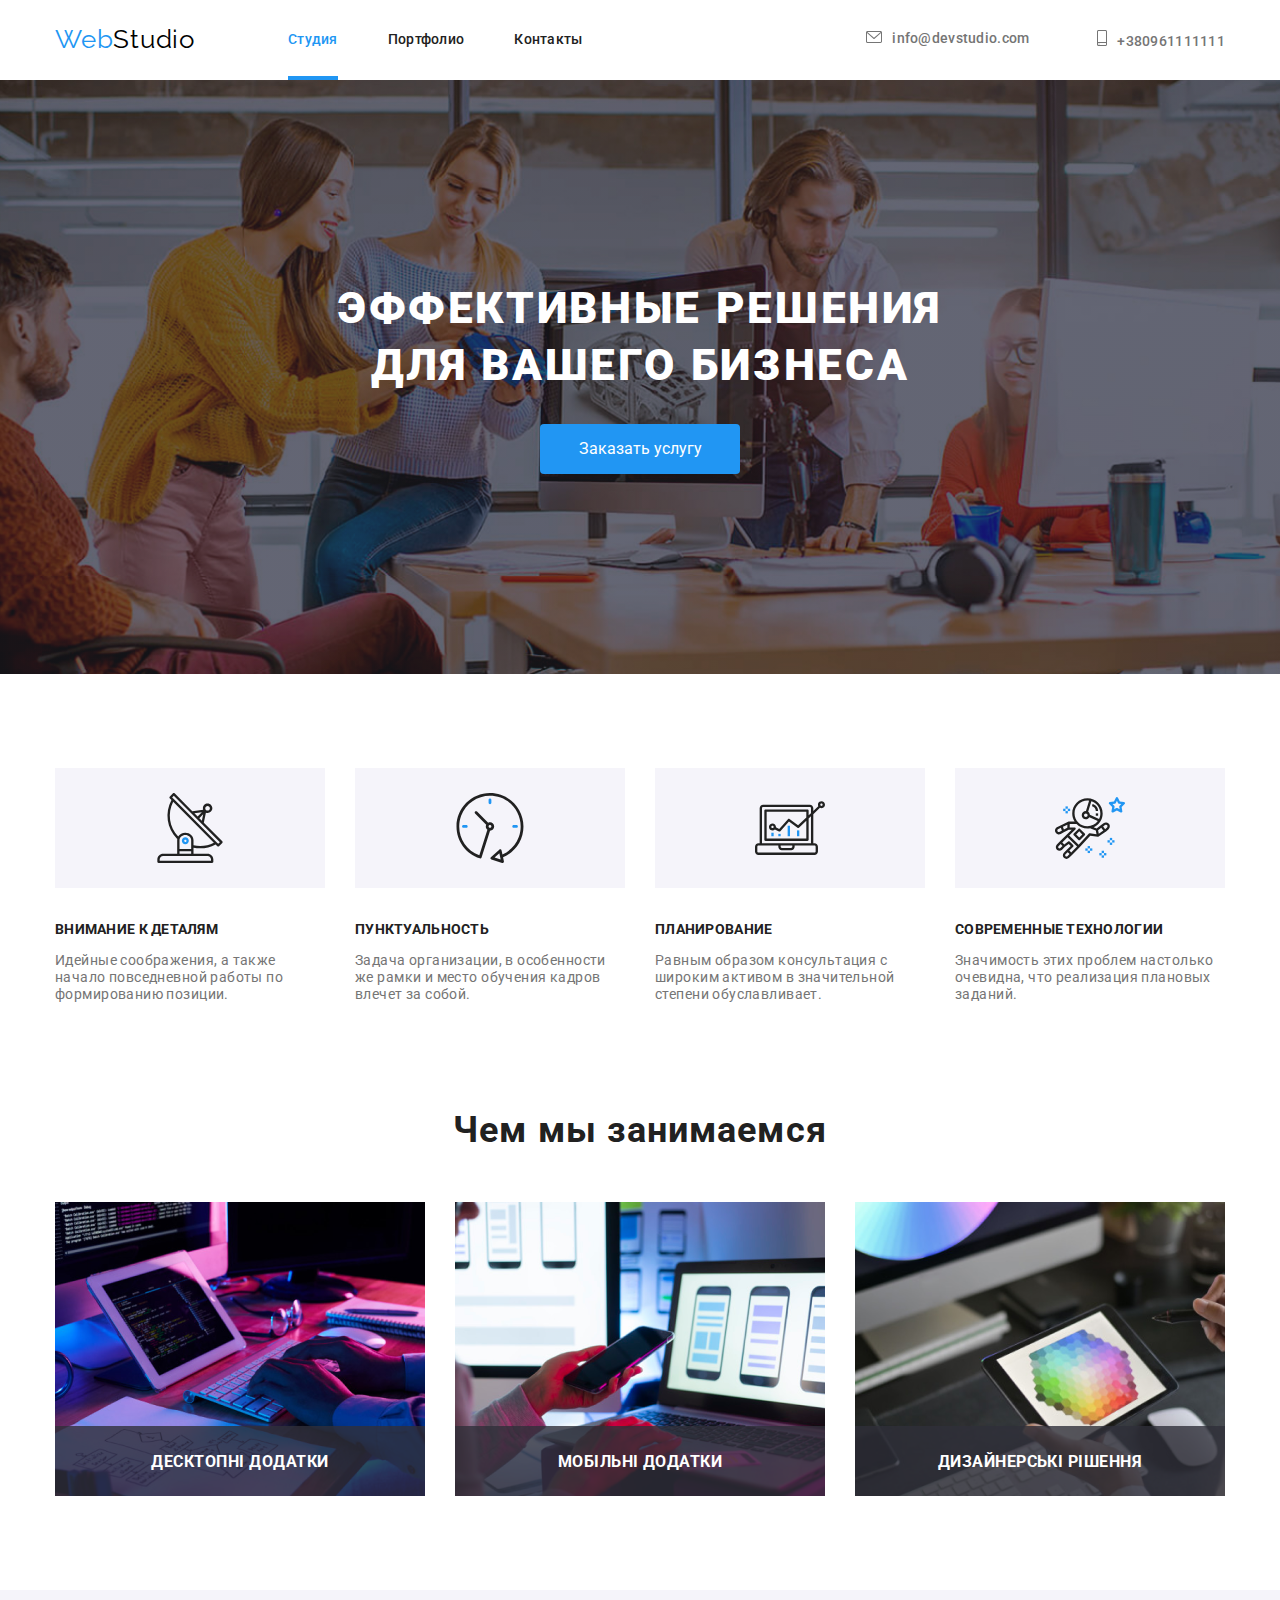
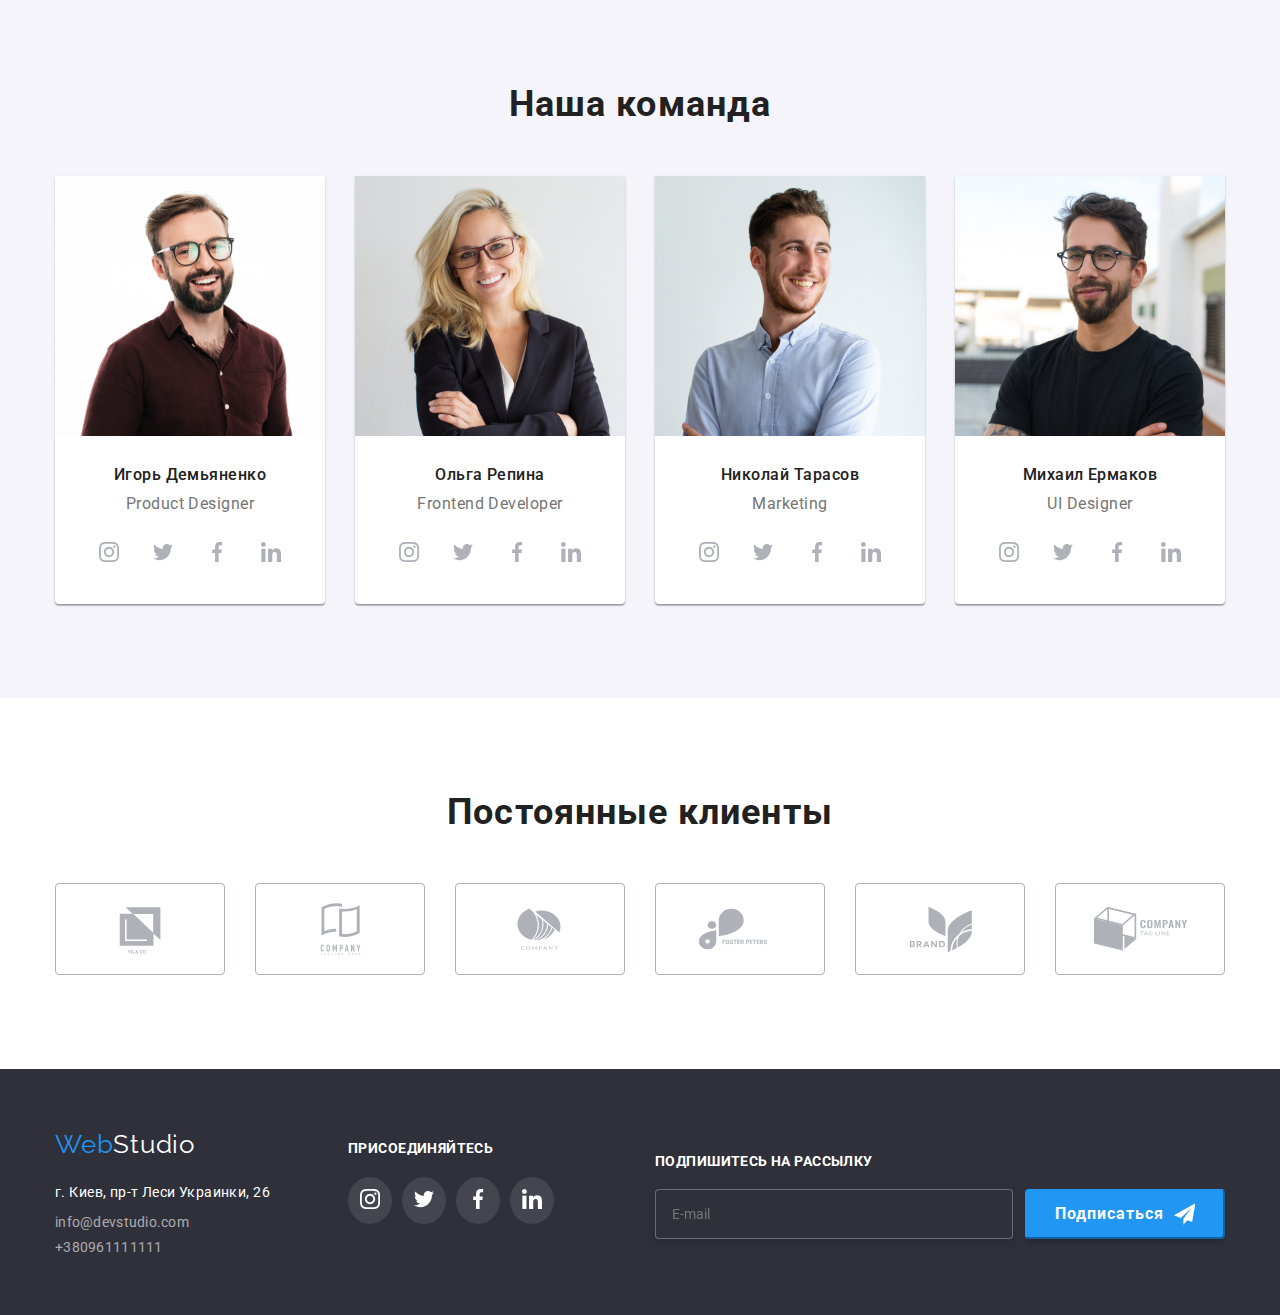
<file: index.html>
<!DOCTYPE html>
<html lang="ru">

<head>
    <meta charset="UTF-8">
    <meta http-equiv="X-UA-Compatible" content="IE=edge">
    <meta name="viewport" content="width=device-width, initial-scale=1.0">
    <title>DOMASHKA</title>
    <link rel="preconnect" href="https://fonts.gstatic.com" crossorigin>
    <link
        href="https://fonts.googleapis.com/css2?family=Roboto:wght@400;500;600;700;900&family=Raleway:wght@700&display=swap"
        rel="stylesheet">
    <link rel="stylesheet"
        href="https://cdnjs.cloudflare.com/ajax/libs/modern-normalize/1.1.0/modern-normalize.min.css" />
    <link rel="stylesheet" href="./css/main.min.css">
    <link rel="stylesheet" href="./css/styles.css">
</head>

<body>
    <header class="header">
        <div class="container nav-container">
            <nav class="nav">
                <a href="./index.html" class="logo link "><span class="accent">Web</span>Studio</a>
                <ul class="list site-nav">
                    <li class="item">
                        <div class="site-nav-thumb"><a href="./index.html"
                                class="nav-link link accent hover-attribute">Студия</a>
                        </div>
                    </li>
                    <li class="item">
                        <div><a href="./partfolio.html" class="nav-link link">Портфолио</a></div>
                    </li>
                    <li class="item"><a href="#contact" class="nav-link link">Контакты</a></li>
                </ul>
            </nav>
            <ul class="list contacts">
                <li class="contact-item"><a href="mailto:info@devstudio.com" class="contact-link link" type="email">
                        <svg class="icon-email">
                            <use href="./images/icons2.svg#icon-envelope"></use>
                        </svg>info@devstudio.com</a></li>
                <li class="contact-item "><a href="tel:+380961111111" class="contact-link link tel-tel"><svg
                            class="icon-tel">
                            <use href="./images/icons2.svg#icon-smartphone"></use>
                        </svg>+380961111111</a></li>
            </ul>
            <!-- menu btn -->
            <button class="header__menu-btn menu-btn" type="button" aria-label="Переключатель мобильного меню"
                data-menu-button>
                <svg width="40" height="40" aria-label="Переключатель мобильного меню">
                    <use class="menu-btn__open" href="./images/symbol-menu.svg#icon-menu_24px"></use>
                    <use class="menu-btn__close" href="./images/symbol-close.svg#icon-close-black-18dp-2-1"></use>
                </svg>
            </button>
            <!-- heder menu -->
            <div class="mobile-menu" data-menu>
                <ul class="menu-section list">
                    <li class="menu-section__item">
                        <a class="menu-section__link menu-section__link--accent" href="./index.html">Студия</a>
                    </li>
                    <li class="menu-section__item">
                        <a class="menu-section__link" href="./partfolio.html">Портфолио</a>
                    </li>
                    <li class="menu-section__item">
                        <a class="menu-section__link" href="#contact">Контакты</a>
                    </li>
                </ul>

                <ul class="menu-group list">
                    <li class="menu-group__item">
                        <a href="tel:+380961111111" class="menu-group__tel">+38 096 111 11 11</a>
                    </li>
                    <li class="menu-group__item">
                        <a href="mailto:info@devstudio.com" class="menu-group__email">info@devstudio.com</a>
                    </li>
                </ul>

                <ul class="menu-socials list">
                    <li class="menu-socials__item">
                        <a class="menu-socials__link" href="">Instagram</a>
                    </li>
                    <li class="menu-socials__item">
                        <a class="menu-socials__link" href="">Twitter</a>
                    </li>
                    <li class="menu-socials__item">
                        <a class="menu-socials__link" href="">Facebook</a>
                    </li>
                    <li class="menu-socials__item">
                        <a class="menu-socials__link" href="">LinkedIn</a>
                    </li>
                </ul>

            </div>
        </div>
    </header>
    <main>
        <section class="hero section overlay">
            <div class="container ">
                <h1 class="hero__text">Эффективные решения для вашего бизнеса</h1>
                <button type="button" class="hero__btn" data-modal-open>Заказать услугу</button>
            </div>
        </section>
        <section class="future section">
            <div class="container">
                <h2 class="visually-hidden">Особливості</h2>
                <ul class="list future__list">
                    <li class="future__item">
                        <h3 class="future__title--text">Внимание к деталям</h3>
                        <p class="future__low--text">Идейные соображения, а также начало повседневной работы по
                            формированию позиции.</p>
                    </li>
                    <li class="future__item">
                        <h3 class="future__title--text">Пунктуальность</h3>
                        <p class="future__low--text">Задача организации, в особенности же рамки и место обучения кадров
                            влечет за собой.</p>
                    </li>
                    <li class="future__item">
                        <h3 class="future__title--text">Планирование</h3>
                        <p class="future__low--text">Равным образом консультация с широким активом в значительной
                            степени
                            обуславливает.</p>
                    </li>
                    <li class="future__item">
                        <h3 class="future__title--text">Современные технологии</h3>
                        <p class="future__low--text">Значимость этих проблем настолько очевидна, что реализация плановых
                            заданий.</p>
                    </li>
                </ul>
            </div>
        </section>
        <section class="section work">
            <div class="container">
                <h2 class="section__tittle">Чем мы занимаемся</h2>
                <ul class="list work__list">
                    <li class="work__item">
                        <div class="work__item--box">
                            <img src="./images/img.jpg" alt="kartinka1" width="370" height="294">
                            <h3 class="work__item--text">Десктопні додатки</h3>
                        </div>
                    </li>
                    <li class="work__item">
                        <div class="work__item--box">
                            <img src="./images/img-1.jpg" alt="kartinka2" width="370" height="294">
                            <h3 class="work__item--text">Мобільні додатки</h3>
                        </div>
                    </li>
                    <li class="work__item">
                        <div class="work__item--box">
                            <img src="./images/img-2.jpg" alt="kartinka3" width="370" height="294">
                            <h3 class="work__item--text">Дизайнерські рішення</h3>
                        </div>
                    </li>
                </ul>
            </div>
        </section>
        <section class="team section">
            <div class="container">
                <h2 class="section__tittle team-tittle">Наша команда</h2>
                <ul class="list team-list">
                    <li class="team-item">
                        <img class="img-team" src="./images/p.jpg" alt="chelovek1" width="270" height="260">
                        <div class="img-team-text">
                            <h3 class="team-text">Игорь Демьяненко </h3>
                            <p class="team-low-text">Product Designer</p>
                            <ul class="link-team-box">
                                <li class="link-team-item"><a href="" class="link-team">
                                        <svg width="20" height="20" class="team-social-icon">
                                            <use href="./images/icons1.svg#icon-instagram"></use>
                                        </svg>
                                    </a>
                                </li>
                                <li class="link-team-item"><a href="" class="link-team">
                                        <svg width="20" height="20" class="team-social-icon">
                                            <use href="./images/icons1.svg#icon-twitter"></use>
                                        </svg>
                                    </a>
                                </li>
                                <li class="link-team-item"><a href="" class="link-team">
                                        <svg width="20" height="20" class="team-social-icon">
                                            <use href="./images/icons1.svg#icon-facebook"></use>
                                        </svg>
                                    </a>
                                </li>
                                <li class="link-team-item"><a href="" class="link-team">
                                        <svg width="20" height="20" class="team-social-icon">
                                            <use href="./images/icons1.svg#icon-linkedin"></use>
                                        </svg>
                                    </a>
                                </li>
                            </ul>
                        </div>
                    </li>
                    <li class="team-item">
                        <img class="img-team" src="./images/p2.jpg" alt="chelovek2" width="270" height="260">
                        <div class="img-team-text">
                            <h3 class="team-text">Ольга Репина </h3>
                            <p class="team-low-text">Frontend Developer</p>
                            <ul class="link-team-box">
                                <li class="link-team-item"><a href="" class="link-team">
                                        <svg width="20" height="20" class="team-social-icon">
                                            <use href="./images/icons1.svg#icon-instagram"></use>
                                        </svg>
                                    </a>
                                </li>
                                <li class="link-team-item"><a href="" class="link-team">
                                        <svg width="20" height="20" class="team-social-icon">
                                            <use href="./images/icons1.svg#icon-twitter"></use>
                                        </svg>
                                    </a>
                                </li>
                                <li class="link-team-item"><a href="" class="link-team">
                                        <svg width="20" height="20" class="team-social-icon">
                                            <use href="./images/icons1.svg#icon-facebook"></use>
                                        </svg>
                                    </a>
                                </li>
                                <li class="link-team-item"><a href="" class="link-team">
                                        <svg width="20" height="20" class="team-social-icon">
                                            <use href="./images/icons1.svg#icon-linkedin"></use>
                                        </svg>
                                    </a>
                                </li>
                            </ul>
                        </div>
                    </li>
                    <li class="team-item">
                        <img class="img-team" src="./images/p3.jpg" alt="chelovek3" width="270" height="260">
                        <div class="img-team-text">
                            <h3 class="team-text">Николай Тарасов</h3>
                            <p class="team-low-text">Marketing</p>
                            <ul class="link-team-box">
                                <li class="link-team-item"><a href="" class="link-team">
                                        <svg width="20" height="20" class="team-social-icon">
                                            <use href="./images/icons1.svg#icon-instagram"></use>
                                        </svg>
                                    </a>
                                </li>
                                <li class="link-team-item"><a href="" class="link-team">
                                        <svg width="20" height="20" class="team-social-icon">
                                            <use href="./images/icons1.svg#icon-twitter"></use>
                                        </svg>
                                    </a>
                                </li>
                                <li class="link-team-item"><a href="" class="link-team">
                                        <svg width="20" height="20" class="team-social-icon">
                                            <use href="./images/icons1.svg#icon-facebook"></use>
                                        </svg>
                                    </a>
                                </li>
                                <li class="link-team-item"><a href="" class="link-team">
                                        <svg width="20" height="20" class="team-social-icon">
                                            <use href="./images/icons1.svg#icon-linkedin"></use>
                                        </svg>
                                    </a>
                                </li>
                            </ul>
                        </div>
                    </li>
                    <li class="team-item">
                        <img class="img-team" src="./images/p4.jpg" alt="chelovek4" width="270" height="260">
                        <div class="img-team-text">
                            <h3 class="team-text"> Михаил Ермаков </h3>
                            <p class="team-low-text">UI Designer</p>
                            <ul class="link-team-box">
                                <li class="link-team-item"><a href="" class="link-team">
                                        <svg width="20" height="20" class="team-social-icon">
                                            <use href="./images/icons1.svg#icon-instagram"></use>
                                        </svg>
                                    </a>
                                </li>
                                <li class="link-team-item"><a href="" class="link-team">
                                        <svg width="20" height="20" class="team-social-icon">
                                            <use href="./images/icons1.svg#icon-twitter"></use>
                                        </svg>
                                    </a>
                                </li>
                                <li class="link-team-item"><a href="" class="link-team">
                                        <svg width="20" height="20" class="team-social-icon">
                                            <use href="./images/icons1.svg#icon-facebook"></use>
                                        </svg>
                                    </a>
                                </li>
                                <li class="link-team-item"><a href="" class="link-team">
                                        <svg width="20" height="20" class="team-social-icon">
                                            <use href="./images/icons1.svg#icon-linkedin"></use>
                                        </svg>
                                    </a>
                                </li>
                            </ul>

                        </div>
                    </li>
                </ul>
            </div>
        </section>
        <section class="section">
            <div class="container">
                <h2 class="section__tittle">Постоянные клиенты</h2>
                <ul class="client">
                    <li class="client-box">
                        <a href="" class="client-link">
                            <svg width="106" height="60" class="client-icon">
                                <use href="./images/icons1.svg#iconLogo1"></use>
                            </svg>
                        </a>
                    </li>
                    <li class="client-box">
                        <a href="" class="client-link">
                            <svg width="106" height="60" class="client-icon">
                                <use href="./images/icons1.svg#iconLogo2"></use>
                            </svg>

                        </a>
                    </li>
                    <li class="client-box">
                        <a href="" class="client-link">
                            <svg width="106" height="60" class="client-icon">
                                <use href="./images/icons1.svg#icon-Logo-3"></use>
                            </svg>
                        </a>
                    </li>
                    <li class="client-box">
                        <a href="" class="client-link">
                            <svg width="106" height="60" class="client-icon">
                                <use href="./images/icons1.svg#icon-Logo-4"></use>
                            </svg>
                        </a>
                    </li>
                    <li class="client-box">
                        <a href="" class="client-link">
                            <svg width="106" height="60" class="client-icon">
                                <use href="./images/icons1.svg#icon-Logo-5"></use>
                            </svg>
                        </a>
                    </li>
                    <li class="client-box" class="client-link">
                        <a href="" class="client-link">
                            <svg width="106" height="60" class="client-icon">
                                <use href="./images/icons1.svg#icon-Logo-6"></use>
                            </svg>

                        </a>
                    </li>
                </ul>
            </div>
        </section>
    </main>
    <footer class="footer">
        <div class="container div-footer">
            <div class="inform">
                <a href="./index.html" class="footer-logo link"><span class="accent">Web</span>Studio</a>
                <address class="address">
                    г. Киев, пр-т Леси Украинки, 26
                </address>
                <ul class="list footer-list" id="contact">
                    <li class="footer-item"><a href="mailto:info@devstudio.com" class="contact-link-bottom link"
                            type="email">info@devstudio.com</a></li>
                    <li class="footer-item"><a href="tel:+380961111111"
                            class="contact-link-bottom link">+380961111111</a>
                    </li>
                </ul>
            </div>
            <div class="social">
                <h2 class="social-tittle">ПРИСОЕДИНЯЙТЕСЬ</h2>
                <ul class="social-list">
                    <li class="social-item"><a href="" class="social-link">
                            <svg width="20" height="20" class="social-icon">
                                <use href="./images/icons1.svg#icon-instagram"></use>
                            </svg>
                        </a>
                    </li>
                    <li class="social-item"><a href="" class="social-link">
                            <svg width="20" height="20" class="social-icon">
                                <use href="./images/icons1.svg#icon-twitter"></use>
                            </svg>
                        </a>
                    </li>
                    <li class="social-item"><a href="" class="social-link">
                            <svg width="20" height="20" class="social-icon">
                                <use href="./images/icons1.svg#icon-facebook"></use>
                            </svg>
                        </a>
                    </li>
                    <li class="social-item"><a href="" class="social-link">
                            <svg width="20" height="20" class="social-icon">
                                <use href="./images/icons1.svg#icon-linkedin"></use>
                            </svg>
                        </a>
                    </li>
                </ul>
            </div>
            <div class="footer-form-container">
                <h2 class="footer-form-tittle">Подпишитесь на рассылку</h2>
                <form class="footer-form">
                    <label>
                        <input type="email" class="footer-form-input" placeholder="E-mail">
                    </label>
                    <button class="footer-form-btn" type="submit">Подписаться <svg class="footer-form-svg">
                            <use href="./images/symbol-tg.svg#icon-tg">
                            </use>
                        </svg></button>

                </form>
            </div>
        </div>
    </footer>
    <div class="backdrop is-hidden" data-modal>
        <div class="modal">
            <button class="modal-btn" type="button" data-modal-close>
                <svg class="modal-btn-icon">
                    <use href="./images/symbol-close.svg#icon-close-black-18dp-2-1"></use>
                </svg>
            </button>
            <div class="modal-form-container">
                <h2 class="modal-form-tittle">Залиште свої дані, ми вам передзвонимо</h2>
                <form class="contact-form" name="contact-form" autocomplete="on" novalidate>
                    <div class="contact-form-group">
                        <label class="contact-form-feeld" for="name">
                            <span class="contact-form-label">Ім'я</span>
                            <input class="contact-form-input name-icon" type="text" id="name" required>
                            <span class="icon-contact-form">
                                <svg width="20" height="20" class="icon-contact-form-svg">
                                    <use href="./images/symbol-modal.svg#icon-person-1"></use>
                                </svg>
                            </span>
                        </label>
                        <label class="contact-form-feeld" for="tel_form">
                            <span class="contact-form-label">Телефон</span>
                            <input class="contact-form-input" type="tel" id="tel_form" required>
                            <span class="icon-contact-form">
                                <svg width="20" height="20" class="icon-contact-form-svg">
                                    <use href="./images/symbol-modal.svg#icon-phone-2"></use>
                                </svg>
                            </span>

                        </label>
                        <label class="contact-form-feeld" for="email_form">
                            <span class="contact-form-label">Пошта</span>
                            <input class="contact-form-input email-icon" type="email" id="email_form" name="email"
                                required>
                            <span class="icon-contact-form">
                                <svg width="20" height="20" class="icon-contact-form-svg">
                                    <use class="icon-contact-form-use" href="./images/symbol-modal.svg#icon-email-3">
                                    </use>
                                </svg>
                            </span>
                        </label>
                        <label class="contact-form-message" for="Comment">
                            <span class="contact-form-label">Коментар</span>
                            <textarea class="contact-form-textarea" name="" id="Comment" cols="30" rows="10"
                                placeholder="Введіть текст"></textarea>
                        </label>
                        <label for="checkbox" class="contact-form-checkbox">
                            <input id="checkbox" type="checkbox" class="checkbox visually-hidden">
                            <span class="contact-form-custom">
                                <svg width="16" height="15" class="contact-form-custom-icon">
                                    <use href="./images/symbol-vector.svg#icon-Vector"></use>
                                </svg>
                            </span>
                            <span class="checkbox-text">Погоджуюся з розсилкою та приймаю <a class="checkbox-link"
                                    href="">Умови
                                    договору</a></span>
                        </label>
                    </div>
                    <button class="modal-btn-form" type="submit">Відправити</button>
                </form>
            </div>
        </div>

    </div>
    <script src="./js/mobile-menu.js"></script>
    <script src="./js/modal.js"></script>
</body>

</html>
</file>
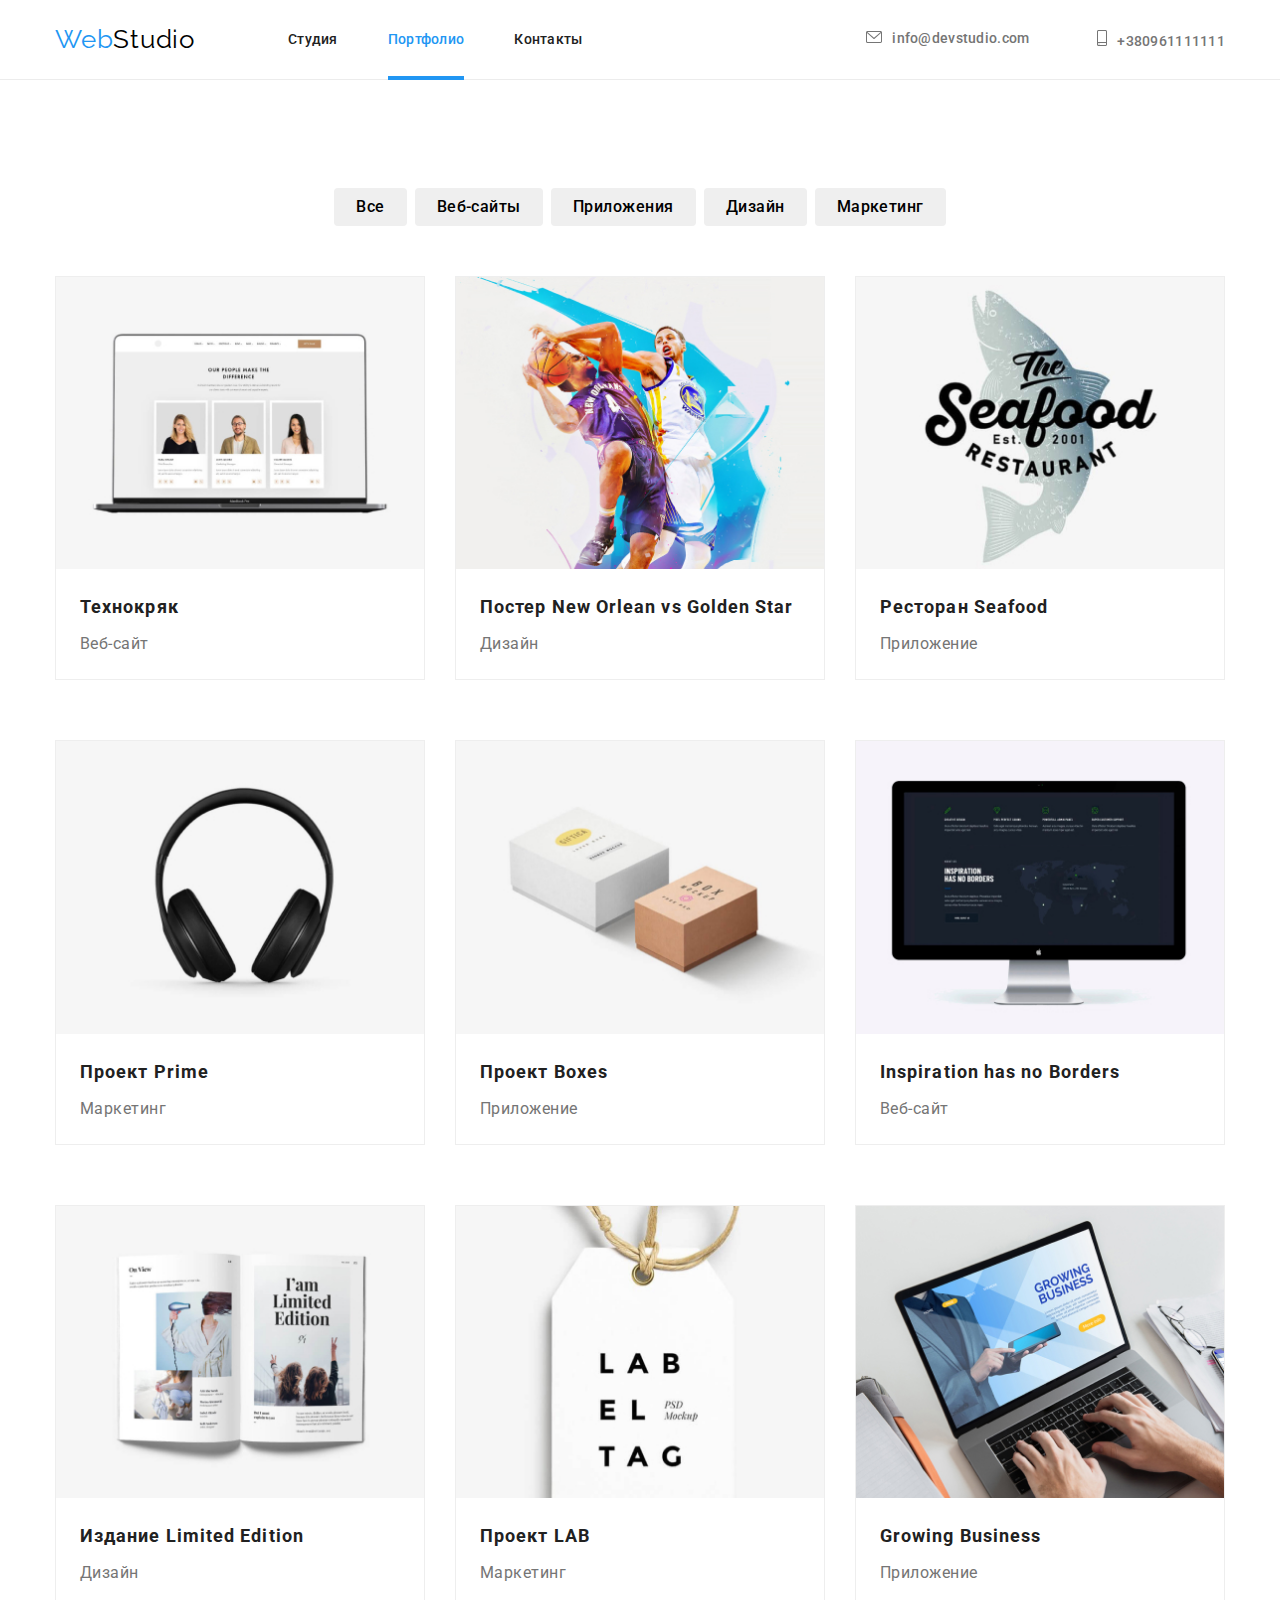
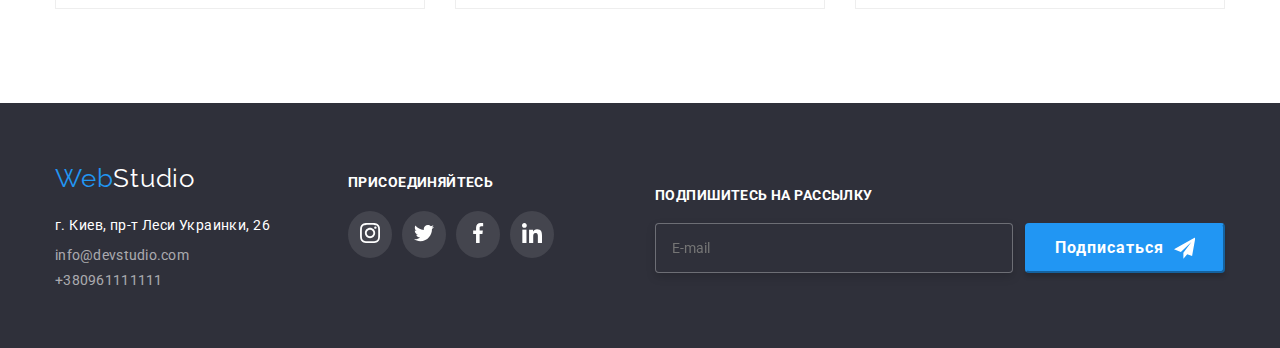
<file: partfolio.html>
<!DOCTYPE html>
<html lang="ru">

<head>
    <meta charset="UTF-8">
    <meta http-equiv="X-UA-Compatible" content="IE=edge">
    <meta name="viewport" content="width=device-width, initial-scale=1.0">
    <title>Dommashka2</title>
    <link rel="preconnect" href="https://fonts.gstatic.com" crossorigin>
    <link
        href="https://fonts.googleapis.com/css2?family=Roboto:wght@400;500;600;700;900&family=Raleway:wght@700&display=swap"
        rel="stylesheet">
    <link rel="stylesheet"
        href="https://cdnjs.cloudflare.com/ajax/libs/modern-normalize/1.1.0/modern-normalize.min.css" />
    <link rel="stylesheet" href="./css/main.min.css">
    <!-- <link rel="stylesheet" href="./css/styles.css"> -->
</head>

<body>
    <header class="header partf-header">
        <div class="container nav-container">
            <nav class="nav">
                <a href="./index.html" class="logo link "><span class="accent">Web</span>Studio</a>
                <ul class="list site-nav">
                    <li class="item">
                        <div class="site-nav-thumb"><a href="./index.html" class="nav-link link">Студия</a>
                        </div>
                    </li>
                    <li class="item">
                        <div><a href="./partfolio.html" class="nav-link link accent  hover-attribute">Портфолио</a>
                        </div>
                    </li>
                    <li class="item"><a href="#contact" class="nav-link link">Контакты</a></li>
                </ul>
            </nav>
            <ul class="list contacts">
                <li class="contact-item"><a href="mailto:info@devstudio.com" class="contact-link link" type="email">
                        <svg class="icon-email">
                            <use href="./images/icons2.svg#icon-envelope"></use>
                        </svg>info@devstudio.com</a></li>
                <li class="contact-item "><a href="tel:+380961111111" class="contact-link link tel-tel"><svg
                            class="icon-tel">
                            <use href="./images/icons2.svg#icon-smartphone"></use>
                        </svg>+380961111111</a></li>
            </ul>
            <!-- menu btn -->
            <button class="header__menu-btn menu-btn" type="button" aria-label="Переключатель мобильного меню"
                data-menu-button>
                <svg width="40" height="40" aria-label="Переключатель мобильного меню">
                    <use class="menu-btn__open" href="./images/symbol-menu.svg#icon-menu_24px"></use>
                    <use class="menu-btn__close" href="./images/symbol-close.svg#icon-close-black-18dp-2-1"></use>
                </svg>
            </button>
            <!-- heder menu -->
            <div class="mobile-menu" data-menu>
                <ul class="menu-section list">
                    <li class="menu-section__item">
                        <a class="menu-section__link" href="./index.html">Студия</a>
                    </li>
                    <li class="menu-section__item">
                        <a class="menu-section__link menu-section__link--accent" href="./partfolio.html">Портфолио</a>
                    </li>
                    <li class="menu-section__item">
                        <a class="menu-section__link" href="#contact">Контакты</a>
                    </li>
                </ul>

                <ul class="menu-group list">
                    <li class="menu-group__item">
                        <a href="tel:+380961111111" class="menu-group__tel">+38 096 111 11 11</a>
                    </li>
                    <li class="menu-group__item">
                        <a href="mailto:info@devstudio.com" class="menu-group__email">info@devstudio.com</a>
                    </li>
                </ul>

                <ul class="menu-socials list">
                    <li class="menu-socials__item">
                        <a class="menu-socials__link" href="">Instagram</a>
                    </li>
                    <li class="menu-socials__item">
                        <a class="menu-socials__link" href="">Twitter</a>
                    </li>
                    <li class="menu-socials__item">
                        <a class="menu-socials__link" href="">Facebook</a>
                    </li>
                    <li class="menu-socials__item">
                        <a class="menu-socials__link" href="">LinkedIn</a>
                    </li>
                </ul>

            </div>
        </div>
    </header>
    <main>
        <section class="section">
            <div class="container">
                <h1 class="visually-hidden">Навигация и Портфолио</h1>
                <ul class="partf-btn-ul">
                    <li class="partf-btn-list"><button class="partf-btn btn-active" type="button">Все</button></li>
                    <li class="partf-btn-list"><button class="partf-btn" type="button">Веб-сайты</button></li>
                    <li class="partf-btn-list"><button class="partf-btn" type="button">Приложения</button></li>
                    <li class="partf-btn-list"><button class="partf-btn" type="button">Дизайн</button></li>
                    <li class="partf-btn-list"><button class="partf-btn" type="button">Маркетинг</button></li>
                </ul>
                <ul class="list partf-block">
                    <li class="partf-item">
                        <!--<a href="">-->
                        <div class="partf-item-thumb">
                            <picture>
                                <!-- desctop -->
                                <source media="(min-width: 1200px)"
                                    srcset="./images/img-partf/img-1_desk@1x.jpg 1x, ./images/img-partf/img-1_desk@2x.jpg 2x " />
                                <!-- tablet screen -->
                                <source media="(min-width: 768px)"
                                    srcset="./images/img-partf/img-1_tab@1x.jpg 1x, ./images/img-partf/img-1_tab@2x.jpg 2x " />
                                <!-- mobile screen -->
                                <source media="(max-width: 767px)"
                                    srcset="./images/img-partf/img-1_mob@1x.jpg 1x, ./images/img-partf/img-1_mob@2x.jpg 2x " />

                                <img src="./images/img-partf/img-1_mob@1x.jpg" alt="portfolio2" width="450" height="294"
                                    loading="lazy">
                            </picture>
                            <p class="partf-item-overlay">Ресурс пропонує комплексні пропозиції з різним рівнем
                                функціоналу та сервісів. Все це
                                дозволить відвідувачу отримати
                                вичерпні відомості про компанію чи приватну особу.</p>
                        </div>
                        <div class="partf-text">
                            <h3 class="partf-img-text">Технокряк</h3>
                            <p class="partf-img-low-text">Веб-сайт</p>
                        </div>
                        <!-- </a>-->
                    </li>
                    <li class="partf-item">
                        <!--<a href="">-->
                        <div class="partf-item-thumb">

                            <picture>
                                <!-- desctop -->
                                <source media="(min-width: 1200px)"
                                    srcset="./images/img-partf/img-2_desk@1x.jpg 1x, ./images/img-partf/img-2_desk@2x.jpg 2x " />
                                <!-- tablet screen -->
                                <source media="(min-width: 768px)"
                                    srcset="./images/img-partf/img-2_tab@1x.jpg 1x, ./images/img-partf/img-2_tab@2x.jpg 2x " />
                                <!-- mobile screen -->
                                <source media="(max-width: 767px)"
                                    srcset="./images/img-partf/img-2_mob@1x.jpg 1x, ./images/img-partf/img-2_mob@2x.jpg 2x " />

                                <img src="./images/img-partf/img-2_mob@1x.jpg" alt="portfolio2" width="450" height="294"
                                    loading="lazy">
                            </picture>

                            <p class="partf-item-overlay">Ресурс пропонує комплексні пропозиції з різним рівнем
                                функціоналу та сервісів. Все це
                                дозволить відвідувачу отримати
                                вичерпні відомості про компанію чи приватну особу.</p>
                        </div>
                        <div class="partf-text">
                            <h3 class="partf-img-text">Постер New Orlean vs Golden Star</h3>
                            <p class="partf-img-low-text">Дизайн</p>
                        </div>
                        <!-- </a>-->
                    </li>
                    <li class="partf-item">
                        <!--<a href="">-->
                        <div class="partf-item-thumb">
                            <picture>
                                <!-- desctop -->
                                <source media="(min-width: 1200px)"
                                    srcset="./images/img-partf/img-3_desk@1x.jpg 1x, ./images/img-partf/img-3_desk@2x.jpg 2x " />
                                <!-- tablet screen -->
                                <source media="(min-width: 768px)"
                                    srcset="./images/img-partf/img-3_tab@1x.jpg 1x, ./images/img-partf/img-3_tab@2x.jpg 2x " />
                                <!-- mobile screen -->
                                <source media="(max-width: 767px)"
                                    srcset="./images/img-partf/img-3_mob@1x.jpg 1x, ./images/img-partf/img-3_mob@2x.jpg 2x " />

                                <img src="./images/img-partf/img-3_mob@1x.jpg" alt="portfolio2" width="450" height="294"
                                    loading="lazy">
                            </picture>
                            <p class="partf-item-overlay">Ресурс пропонує комплексні пропозиції з різним рівнем
                                функціоналу та сервісів. Все це
                                дозволить відвідувачу отримати
                                вичерпні відомості про компанію чи приватну особу.</p>
                        </div>
                        <div class="partf-text">
                            <h3 class="partf-img-text">Ресторан Seafood</h3>
                            <p class="partf-img-low-text">Приложение</p>
                        </div>
                        <!-- </a>-->
                    </li>
                    <li class="partf-item">
                        <!--<a href="">-->
                        <div class="partf-item-thumb">
                            <picture>
                                <!-- desctop -->
                                <source media="(min-width: 1200px)"
                                    srcset="./images/img-partf/img-4_desk@1x.jpg 1x, ./images/img-partf/img-4_desk@2x.jpg 2x " />
                                <!-- tablet screen -->
                                <source media="(min-width: 768px)"
                                    srcset="./images/img-partf/img-4_tab@1x.jpg 1x, ./images/img-partf/img-4_tab@2x.jpg 2x " />
                                <!-- mobile screen -->
                                <source media="(max-width: 767px)"
                                    srcset="./images/img-partf/img-4_mob@1x.jpg 1x, ./images/img-partf/img-4_mob@2x.jpg 2x " />

                                <img src="./images/img-partf/img-4_mob@1x.jpg" alt="portfolio2" width="450" height="294"
                                    loading="lazy">
                            </picture>
                            <p class="partf-item-overlay">Ресурс пропонує комплексні пропозиції з різним рівнем
                                функціоналу та сервісів. Все це
                                дозволить відвідувачу отримати
                                вичерпні відомості про компанію чи приватну особу.</p>
                        </div>
                        <div class="partf-text">
                            <h3 class="partf-img-text">Проект Prime</h3>
                            <p class="partf-img-low-text">Маркетинг</p>
                        </div>
                        <!-- </a>-->
                    </li>
                    <li class="partf-item">
                        <!--<a href="">-->
                        <div class="partf-item-thumb">
                            <picture>
                                <!-- desctop -->
                                <source media="(min-width: 1200px)"
                                    srcset="./images/img-partf/img-5_desk@1x.jpg 1x, ./images/img-partf/img-5_desk@2x.jpg 2x " />
                                <!-- tablet screen -->
                                <source media="(min-width: 768px)"
                                    srcset="./images/img-partf/img-5_tab@1x.jpg 1x, ./images/img-partf/img-5_tab@2x.jpg 2x " />
                                <!-- mobile screen -->
                                <source media="(max-width: 767px)"
                                    srcset="./images/img-partf/img-5_mob@1x.jpg 1x, ./images/img-partf/img-5_mob@2x.jpg 2x " />

                                <img src="./images/img-partf/img-5_mob@1x.jpg" alt="portfolio2" width="450" height="294"
                                    loading="lazy">
                            </picture>
                            <p class="partf-item-overlay">Ресурс пропонує комплексні пропозиції з різним рівнем
                                функціоналу та сервісів. Все це
                                дозволить відвідувачу отримати
                                вичерпні відомості про компанію чи приватну особу.</p>
                        </div>
                        <div class="partf-text">
                            <h3 class="partf-img-text">Проект Boxes</h3>
                            <p class="partf-img-low-text">Приложение</p>
                        </div>
                        <!-- </a>-->
                    </li>
                    <li class="partf-item">
                        <!--<a href="">-->
                        <div class="partf-item-thumb">
                            <picture>
                                <!-- desctop -->
                                <source media="(min-width: 1200px)"
                                    srcset="./images/img-partf/img-6_desk@1x.jpg 1x, ./images/img-partf/img-6_desk@2x.jpg 2x " />
                                <!-- tablet screen -->
                                <source media="(min-width: 768px)"
                                    srcset="./images/img-partf/img-6_tab@1x.jpg 1x, ./images/img-partf/img-6_tab@2x.jpg 2x " />
                                <!-- mobile screen -->
                                <source media="(max-width: 767px)"
                                    srcset="./images/img-partf/img-6_mob@1x.jpg 1x, ./images/img-partf/img-6_mob@2x.jpg 2x " />

                                <img src="./images/img-partf/img-6_mob@1x.jpg" alt="portfolio2" width="450" height="294"
                                    loading="lazy">
                            </picture>
                            <p class="partf-item-overlay">Ресурс пропонує комплексні пропозиції з різним рівнем
                                функціоналу та сервісів. Все це
                                дозволить відвідувачу отримати
                                вичерпні відомості про компанію чи приватну особу.</p>
                        </div>
                        <div class="partf-text">
                            <h3 class="partf-img-text">Inspiration has no Borders</h3>
                            <p class="partf-img-low-text">Веб-сайт</p>
                        </div>
                        <!-- </a>-->
                    </li>
                    <li class="partf-item">
                        <!--<a href="">-->
                        <div class="partf-item-thumb">
                            <picture>
                                <!-- desctop -->
                                <source media="(min-width: 1200px)"
                                    srcset="./images/img-partf/img-7_desk@1x.jpg 1x, ./images/img-partf/img-7_desk@2x.jpg 2x " />
                                <!-- tablet screen -->
                                <source media="(min-width: 768px)"
                                    srcset="./images/img-partf/img-7_tab@1x.jpg 1x, ./images/img-partf/img-7_tab@2x.jpg 2x " />
                                <!-- mobile screen -->
                                <source media="(max-width: 767px)"
                                    srcset="./images/img-partf/img-7_mob@1x.jpg 1x, ./images/img-partf/img-7_mob@2x.jpg 2x " />

                                <img src="./images/img-partf/img-7_mob@1x.jpg" alt="portfolio2" width="450" height="294"
                                    loading="lazy">
                            </picture>
                            <p class="partf-item-overlay">Ресурс пропонує комплексні пропозиції з різним рівнем
                                функціоналу та сервісів. Все це
                                дозволить відвідувачу отримати
                                вичерпні відомості про компанію чи приватну особу.</p>
                        </div>
                        <div class="partf-text">
                            <h3 class="partf-img-text">Издание Limited Edition</h3>
                            <p class="partf-img-low-text">Дизайн</p>
                        </div>
                        <!-- </a>-->
                    </li>
                    <li class="partf-item">
                        <!--<a href="">-->
                        <div class="partf-item-thumb">
                            <picture>
                                <!-- desctop -->
                                <source media="(min-width: 1200px)"
                                    srcset="./images/img-partf/img-8_desk@1x.jpg 1x, ./images/img-partf/img-8_desk@2x.jpg 2x " />
                                <!-- tablet screen -->
                                <source media="(min-width: 768px)"
                                    srcset="./images/img-partf/img-8_tab@1x.jpg 1x, ./images/img-partf/img-8_tab@2x.jpg 2x " />
                                <!-- mobile screen -->
                                <source media="(max-width: 767px)"
                                    srcset="./images/img-partf/img-8_mob@1x.jpg 1x, ./images/img-partf/img-8_mob@2x.jpg 2x " />

                                <img src="./images/img-partf/img-8_mob@1x.jpg" alt="portfolio2" width="450" height="294"
                                    loading="lazy">
                            </picture>
                            <p class="partf-item-overlay">Ресурс пропонує комплексні пропозиції з різним рівнем
                                функціоналу та сервісів. Все це
                                дозволить відвідувачу отримати
                                вичерпні відомості про компанію чи приватну особу.</p>
                        </div>
                        <div class="partf-text">
                            <h3 class="partf-img-text">Проект LAB</h3>
                            <p class="partf-img-low-text">Маркетинг</p>
                        </div>
                        <!-- </a>-->
                    </li>
                    <li class="partf-item">
                        <!--<a href="">-->
                        <div class="partf-item-thumb">
                            <picture>
                                <!-- desctop -->
                                <source media="(min-width: 1200px)"
                                    srcset="./images/img-partf/img-9_desk@1x.jpg 1x, ./images/img-partf/img-9_desk@2x.jpg 2x " />
                                <!-- tablet screen -->
                                <source media="(min-width: 768px)"
                                    srcset="./images/img-partf/img-9_tab@1x.jpg 1x, ./images/img-partf/img-9_tab@2x.jpg 2x " />
                                <!-- mobile screen -->
                                <source media="(max-width: 767px)"
                                    srcset="./images/img-partf/img-9_mob@1x.jpg 1x, ./images/img-partf/img-9_mob@2x.jpg 2x " />

                                <img src="./images/img-partf/img-9_mob@1x.jpg" alt="portfolio2" width="450" height="294"
                                    loading="lazy">
                            </picture>
                            <p class="partf-item-overlay">Ресурс пропонує комплексні пропозиції з різним рівнем
                                функціоналу та сервісів. Все це
                                дозволить відвідувачу отримати
                                вичерпні відомості про компанію чи приватну особу.</p>
                        </div>
                        <div class="partf-text">
                            <h3 class="partf-img-text">Growing Business</h3>
                            <p class="partf-img-low-text">Приложение</p>
                        </div>
                        <!-- </a>-->
                    </li>
                </ul>
            </div>
        </section>
    </main>
    <footer class="footer">
        <div class="container div-footer">
            <div class="inform">
                <a href="./index.html" class="footer-logo link"><span class="accent">Web</span>Studio</a>
                <address class="address">
                    г. Киев, пр-т Леси Украинки, 26
                </address>
                <ul class="list footer-list" id="contact">
                    <li class="footer-item"><a href="mailto:info@devstudio.com" class="contact-link-bottom link"
                            type="email">info@devstudio.com</a></li>
                    <li class="footer-item"><a href="tel:+380961111111"
                            class="contact-link-bottom link">+380961111111</a>
                    </li>
                </ul>
            </div>
            <div class="social">
                <h2 class="social-tittle">ПРИСОЕДИНЯЙТЕСЬ</h2>
                <ul class="social-list">
                    <li class="social-item"><a href="" class="social-link">
                            <svg width="20" height="20" class="social-icon">
                                <use href="./images/icons1.svg#icon-instagram"></use>
                            </svg>
                        </a>
                    </li>
                    <li class="social-item"><a href="" class="social-link">
                            <svg width="20" height="20" class="social-icon">
                                <use href="./images/icons1.svg#icon-twitter"></use>
                            </svg>
                        </a>
                    </li>
                    <li class="social-item"><a href="" class="social-link">
                            <svg width="20" height="20" class="social-icon">
                                <use href="./images/icons1.svg#icon-facebook"></use>
                            </svg>
                        </a>
                    </li>
                    <li class="social-item"><a href="" class="social-link">
                            <svg width="20" height="20" class="social-icon">
                                <use href="./images/icons1.svg#icon-linkedin"></use>
                            </svg>
                        </a>
                    </li>
                </ul>
            </div>
            <div class="footer-form-container">
                <h2 class="footer-form-tittle">Подпишитесь на рассылку</h2>
                <form class="footer-form">
                    <label>
                        <input type="email" class="footer-form-input" placeholder="E-mail">
                    </label>
                    <button class="footer-form-btn" type="submit">Подписаться <svg class="footer-form-svg">
                            <use href="./images/symbol-tg.svg#icon-tg">
                            </use>
                        </svg></button>

                </form>
            </div>
        </div>
    </footer>
    <script src="./js/mobile-menu.js"></script>
</body>

</html>
</file>
<file: css/styles.css>
/* portfolio page */

.btn-active {
    background: var(--accent-color);
    color: var(--white-color);
    cursor: pointer;
}
</file>
<file: css/main.min.css>
:root{--primary-text-color: #212121;--tittle-text-color: #757575;--text-color: #000000;--accent-color: #2196f3;--white-color: #ffffff;--primary-white-color: #f5f4fa;--background-color: #2f303a;--contakt-color: rgba(255, 255, 255, 0.6)}html{-webkit-box-sizing:border-box;box-sizing:border-box}*,*::after,*::before{-webkit-box-sizing:inherit;box-sizing:inherit}h1,h2,h3,h4,h5,h6,p{margin-top:0}img{display:block;max-width:100%;height:auto}.link{text-decoration:none;color:inherit}.list{list-style:none;padding-left:0;margin:0}.visually-hidden{position:absolute;width:1px;height:1px;margin:-1px;border:0;padding:0;white-space:nowrap;-webkit-clip-path:inset(100%);clip-path:inset(100%);clip:rect(0 0 0 0);overflow:hidden}body{font-family:"Roboto";color:var(--primary-text-color);letter-spacing:.02em;font-size:14px;background:var(--white-color);padding-top:80px}.container{margin-left:auto;margin-right:auto;padding-left:15px;padding-right:15px}@media screen and (min-width: 480px){.container{width:480px}}@media screen and (min-width: 768px){.container{width:768px}}@media screen and (min-width: 1200px){.container{width:1200px}}.section{padding-top:60px;padding-bottom:60px}@media screen and (min-width: 1200px){.section{padding-top:94px;padding-bottom:94px}}.section__tittle{font-weight:700;font-size:28px;line-height:1.16;text-align:center;letter-spacing:.03em;margin-bottom:30px}@media screen and (min-width: 1200px){.section__tittle{font-size:36px;margin-bottom:50px}}.menu-btn{padding:0;margin-left:auto;border:none;background-color:rgba(0,0,0,0);position:relative;border-color:rgba(0,0,0,0);z-index:23}@media screen and (min-width: 768px){.menu-btn{display:none}}.menu-btn__open{opacity:1;position:absolute;top:0px;right:0px;z-index:100}.menu-btn:active .menu-btn__open{fill:var(--accent-color)}.menu-btn.is-open .menu-btn__open{opacity:0}.menu-btn__close{opacity:0}.menu-btn:active .menu-btn__close{fill:var(--accent-color)}.menu-btn.is-open .menu-btn__close{opacity:1}.mobile-menu{display:-webkit-box;display:-ms-flexbox;display:flex;-webkit-box-orient:vertical;-webkit-box-direction:normal;-ms-flex-direction:column;flex-direction:column;margin-left:auto;margin-right:auto;padding:48px 40px;width:100%;height:796px;background-color:#fff;z-index:22;-webkit-transform:translateX(100%);transform:translateX(100%);position:fixed;top:0;right:0}.mobile-menu.is-open{-webkit-transform:translate(0);transform:translate(0)}@media screen and (min-width: 768px){.mobile-menu{display:none}}.menu-section{margin-bottom:auto}.menu-section__item:not(:last-child){margin-bottom:32px}.menu-section__link{text-decoration:none;font-weight:500;font-size:40px;line-height:1.17;letter-spacing:.02em;color:#212121}.menu-section__link--accent{color:var(--accent-color)}.menu-group{margin-bottom:64px}.menu-group__item:not(:last-child){margin-bottom:32px}.menu-group__tel{text-decoration:none;font-weight:500;font-size:34px;line-height:1.17;letter-spacing:.02em;color:var(--accent-color)}.menu-group__email{text-decoration:none;font-weight:500;font-size:24px;line-height:1.16;letter-spacing:.02em;color:var(--primary-text-color)}.menu-socials{display:-webkit-box;display:-ms-flexbox;display:flex;-ms-flex-wrap:wrap;flex-wrap:wrap;font-weight:500;font-size:18px;line-height:1.22;letter-spacing:.02em;color:var(--accent-color)}.menu-socials__item{padding-right:10px;margin-right:10px;border-right:1px solid rgba(33,33,33,.2)}.menu-socials__item:last-child{border:none}.menu-socials__link{text-decoration:none;font-weight:500;font-size:18px;line-height:1.22;letter-spacing:.02em;color:var(--accent-color)}.current{color:var(--accent-color)}.header{padding-top:24px;padding-bottom:25px;position:fixed;width:100%;max-height:80px;background-color:var(--white-color);top:0;left:0;z-index:100}.nav-container{display:block;display:-webkit-box;display:-ms-flexbox;display:flex;-webkit-box-align:start;-ms-flex-align:start;align-items:flex-start}@media screen and (min-width: 767px){.nav-container{-webkit-box-align:center;-ms-flex-align:center;align-items:center}}.nav{display:block;-webkit-box-align:center;-ms-flex-align:center;align-items:center}@media screen and (min-width: 767px){.nav{display:-webkit-box;display:-ms-flexbox;display:flex}}.site-nav{display:none}@media screen and (min-width: 767px){.site-nav{display:-webkit-box;display:-ms-flexbox;display:flex}}.site-nav-thumb{position:relative}.item{position:relative}.site-nav .item:not(:last-child){margin-right:50px}.logo{font-family:"Raleway";font-size:26px;line-height:1.2;letter-spacing:.03em;color:var(--text-color);display:-webkit-box;display:-ms-flexbox;display:flex;margin-right:93px}.hover-attribute::before{position:absolute;left:0;bottom:-32px;display:block;content:"";width:100%;height:4px;background-color:var(--accent-color)}.nav-link{font-weight:500;line-height:1.14;color:inherit}.contacts{display:none;margin-left:auto}@media screen and (min-width: 767px){.contacts{gap:10px;display:-webkit-box;display:-ms-flexbox;display:flex;-webkit-box-orient:vertical;-webkit-box-direction:normal;-ms-flex-direction:column;flex-direction:column}.contacts .tel-tel{margin-left:8px}}@media screen and (min-width: 1200px){.contacts{display:-webkit-box;display:-ms-flexbox;display:flex;-webkit-box-orient:horizontal;-webkit-box-direction:normal;-ms-flex-direction:row;flex-direction:row}}@media screen and (min-width: 1200px){.contacts .contact-item+.contact-item{margin-left:50px}}.contact-link{color:var(--tittle-text-color);font-weight:500;line-height:1.14}.contact-link-bottom{color:var(--contakt-color)}.contact-link:hover,.contact-link:focus,.contact-link-bottom:hover,.contact-link-bottom:focus{color:var(--accent-color)}.nav-link:hover,.nav-link:active,.nav-link:focus{color:var(--accent-color)}.icon-email{width:23px;height:12px;margin-right:10px;fill:currentColor}.icon-tel{width:10px;height:16px;margin-right:10px;fill:currentColor}.accent{color:var(--accent-color)}.hero{text-align:center;padding-top:200px;padding-bottom:200px;max-width:100%;margin:0 auto;background-image:-webkit-gradient(linear, left top, left bottom, from(rgba(47, 48, 58, 0.4)), to(rgba(47, 48, 58, 0.4))),url(../images/bg-hero/Hero-sm.jpg);background-image:linear-gradient(rgba(47, 48, 58, 0.4), rgba(47, 48, 58, 0.4)),url(../images/bg-hero/Hero-sm.jpg);background-position:center;background-size:cover;background-repeat:no-repeat}@media(min-device-pixel-ratio: 2),(-webkit-min-device-pixel-ratio: 2),(min-resolution: 192dpi),(min-resolution: 2dppx){.hero{background-image:-webkit-gradient(linear, left top, left bottom, from(rgba(47, 48, 58, 0.4)), to(rgba(47, 48, 58, 0.4))),url(../images/bg-hero/Hero-sm@2x.jpg);background-image:linear-gradient(rgba(47, 48, 58, 0.4), rgba(47, 48, 58, 0.4)),url(../images/bg-hero/Hero-sm@2x.jpg)}}@media screen and (min-width: 768px){.hero{background-image:-webkit-gradient(linear, left top, left bottom, from(rgba(47, 48, 58, 0.4)), to(rgba(47, 48, 58, 0.4))),url(../images/bg-hero/Hero-mid.jpg);background-image:linear-gradient(rgba(47, 48, 58, 0.4), rgba(47, 48, 58, 0.4)),url(../images/bg-hero/Hero-mid.jpg)}}@media screen and (min-width: 768px)and (min-device-pixel-ratio: 2),screen and (min-width: 768px)and (-webkit-min-device-pixel-ratio: 2),screen and (min-width: 768px)and (min-resolution: 192dpi),screen and (min-width: 768px)and (min-resolution: 2dppx){.hero{background-image:-webkit-gradient(linear, left top, left bottom, from(rgba(47, 48, 58, 0.4)), to(rgba(47, 48, 58, 0.4))),url(../images/bg-hero/hero-mid@2x.jpg);background-image:linear-gradient(rgba(47, 48, 58, 0.4), rgba(47, 48, 58, 0.4)),url(../images/bg-hero/hero-mid@2x.jpg)}}@media screen and (min-width: 1200px){.hero{background-image:-webkit-gradient(linear, left top, left bottom, from(rgba(47, 48, 58, 0.4)), to(rgba(47, 48, 58, 0.4))),url(../images/bg-hero/hero-big.jpg);background-image:linear-gradient(rgba(47, 48, 58, 0.4), rgba(47, 48, 58, 0.4)),url(../images/bg-hero/hero-big.jpg)}}@media screen and (min-width: 1200px)and (min-device-pixel-ratio: 2),screen and (min-width: 1200px)and (-webkit-min-device-pixel-ratio: 2),screen and (min-width: 1200px)and (min-resolution: 192dpi),screen and (min-width: 1200px)and (min-resolution: 2dppx){.hero{background-image:-webkit-gradient(linear, left top, left bottom, from(rgba(47, 48, 58, 0.4)), to(rgba(47, 48, 58, 0.4))),url(../images/bg-hero/hero-big@2x.jpg);background-image:linear-gradient(rgba(47, 48, 58, 0.4), rgba(47, 48, 58, 0.4)),url(../images/bg-hero/hero-big@2x.jpg)}}.hero__text{color:var(--white-color);margin-bottom:30px;font-weight:900;font-size:26px;line-height:1.61;text-align:center;letter-spacing:.06em;text-transform:uppercase}@media screen and (min-width: 768px){.hero__text{font-size:26px;line-height:1.61;width:360px;margin:0 auto;margin-bottom:30px}}@media screen and (min-width: 1200px){.hero__text{font-size:44px;line-height:1.3;width:696px}}.hero__btn{width:200px;height:50px;border-radius:4px;background:var(--accent-color);font-family:"Roboto";font-size:16px;line-height:1.87;color:var(--white-color);cursor:pointer;display:inline-block;border:none}.future{padding-bottom:0px}.future__list{display:-webkit-box;display:-ms-flexbox;display:flex;-ms-flex-wrap:wrap;flex-wrap:wrap;-webkit-box-pack:justify;-ms-flex-pack:justify;justify-content:space-between}@media screen and (min-width: 1200px){.future__list{-ms-flex-wrap:nowrap;flex-wrap:nowrap}}.future__item{text-align:left;gap:30px}.future__item:nth-child(1)::before{content:"";display:block;height:120px;width:270px;background-image:url(../images/icons/antenna1.svg);background-repeat:no-repeat;background-position:center;background-color:#f5f4fa;margin-bottom:30px}.future__item:nth-child(2)::before{content:"";display:block;height:120px;width:270px;background-image:url(../images/icons/clock1.svg);background-repeat:no-repeat;background-position:center;background-color:#f5f4fa;margin-bottom:30px}.future__item:nth-child(3)::before{content:"";display:block;height:120px;width:270px;background-image:url(../images/icons/diagram1.svg);background-repeat:no-repeat;background-position:center;background-color:#f5f4fa;margin-bottom:30px}.future__item:nth-child(4)::before{content:"";display:block;height:120px;width:270px;background-image:url(../images/icons/astronaut1.svg);background-repeat:no-repeat;background-position:center;background-color:#f5f4fa;margin-bottom:30px}@media screen and (min-width: 480px){.future__item{width:450px;height:226px}.future__item:nth-child(1)::before,.future__item:nth-child(2)::before,.future__item:nth-child(3)::before,.future__item:nth-child(4)::before{width:450px}}@media screen and (min-width: 768px){.future__item{width:354px;height:226px}.future__item:nth-child(1)::before,.future__item:nth-child(2)::before,.future__item:nth-child(3)::before,.future__item:nth-child(4)::before{width:354px}}@media screen and (min-width: 768px)and (max-width: 1199px){.future__item:nth-child(3){margin-top:30px}.future__item:nth-child(4){margin-top:30px}}@media screen and (min-width: 1200px){.future__item{width:270px;height:248px}.future__item:nth-child(1)::before,.future__item:nth-child(2)::before,.future__item:nth-child(3)::before,.future__item:nth-child(4)::before{width:270px}}.future__title--text{font-size:14px;line-height:1.71;text-transform:uppercase;margin-bottom:10px;text-align:center}@media screen and (min-width: 768px){.future__title--text{text-align:left}}.future__low--text{line-height:1.2;letter-spacing:.03em;color:var(--tittle-text-color)}@media screen and (max-width: 1199px){.work{position:absolute;width:1px;height:1px;margin:-1px;border:0;padding:0;white-space:nowrap;-webkit-clip-path:inset(100%);clip-path:inset(100%);clip:rect(0 0 0 0);overflow:hidden}}.work__list{display:-webkit-box;display:-ms-flexbox;display:flex}.work__item:not(:last-child){margin-right:30px}.work__item--box{position:relative}.work__item--text{position:absolute;bottom:0;left:0;padding-top:27px;width:100%;height:70px;margin:0;background-color:rgba(47,48,58,.8);color:var(--white-color);line-height:1.14;text-align:center;letter-spacing:.03em;text-transform:uppercase}.team{background:var(--primary-white-color)}.team-list{display:-webkit-box;display:-ms-flexbox;display:flex;-ms-flex-wrap:wrap;flex-wrap:wrap;gap:30px;-webkit-box-pack:center;-ms-flex-pack:center;justify-content:center}@media screen and (min-width: 1200px){.team-list{-ms-flex-wrap:nowrap;flex-wrap:nowrap}}.team-item{background:#fff;-webkit-box-shadow:0px 1px 3px rgba(0,0,0,.12),0px 1px 1px rgba(0,0,0,.14),0px 2px 1px rgba(0,0,0,.2);box-shadow:0px 1px 3px rgba(0,0,0,.12),0px 1px 1px rgba(0,0,0,.14),0px 2px 1px rgba(0,0,0,.2);border-radius:0px 0px 4px 4px}.link-team{display:block;padding:12px;color:#afb1b8;width:44px;height:44px}.link-team:hover,.link-team:focus{background-color:var(--accent-color);border-radius:50%;color:var(--white-color)}.link-team-item:not(:last-child){margin-right:10px}.team-social-icon{fill:currentColor}.img-team-text{padding-bottom:30px;padding-top:30px}.team-text{font-weight:500;font-size:16px;line-height:1.18;text-align:center;letter-spacing:.03em;margin-bottom:10px}.team-low-text{font-weight:400;font-size:16px;line-height:1.18;color:var(--tittle-text-color);text-align:center;letter-spacing:.03em;margin-bottom:0px}.link-team-box{display:-webkit-box;display:-ms-flexbox;display:flex;margin-top:16px;padding-right:32px;padding-left:32px;list-style:none}.client{list-style:none;display:-webkit-box;display:-ms-flexbox;display:flex;-ms-flex-wrap:wrap;flex-wrap:wrap;-webkit-box-pack:center;-ms-flex-pack:center;justify-content:center;margin-top:0px;margin-bottom:0px;padding-left:0px;gap:30px}@media screen and (min-width: 1200px){.client{-ms-flex-wrap:nowrap;flex-wrap:nowrap}}.client-box{padding-top:16px;padding-bottom:16px;border:1px solid #afb1b8;border-radius:4px;color:#afb1b8}@media screen and (min-width: 480px){.client-box{width:210px;height:92px;padding-left:52px;padding-right:52px}}@media screen and (min-width: 768px){.client-box{width:226px;height:92px;padding-left:60px;padding-right:60px}}@media screen and (min-width: 1200px){.client-box{width:170px;height:92px;padding-left:32px;padding-right:32px}}.client-box:hover,.client-box:focus{border-color:var(--accent-color);color:var(--accent-color)}.client-link{color:currentColor}.client-icon{fill:currentColor}.footer{background:var(--background-color);padding-top:60px;padding-bottom:60px}.div-footer{display:-webkit-box;display:-ms-flexbox;display:flex;-webkit-box-orient:vertical;-webkit-box-direction:normal;-ms-flex-direction:column;flex-direction:column;-webkit-box-pack:center;-ms-flex-pack:center;justify-content:center;-webkit-box-align:center;-ms-flex-align:center;align-items:center}@media screen and (min-width: 768px){.div-footer{-ms-flex-wrap:wrap;flex-wrap:wrap;-ms-flex-pack:distribute;justify-content:space-around;-webkit-box-orient:horizontal;-webkit-box-direction:normal;-ms-flex-direction:row;flex-direction:row;-webkit-box-align:start;-ms-flex-align:start;align-items:flex-start}}@media screen and (min-width: 1200px){.div-footer{-webkit-box-orient:horizontal;-webkit-box-direction:normal;-ms-flex-direction:row;flex-direction:row;-webkit-box-pack:justify;-ms-flex-pack:justify;justify-content:space-between;-webkit-box-align:start;-ms-flex-align:start;align-items:flex-start}}.address{font-style:normal;line-height:1.71;letter-spacing:.03em;color:var(--white-color);margin-top:20px}.inform{display:-webkit-box;display:-ms-flexbox;display:flex;-webkit-box-orient:vertical;-webkit-box-direction:normal;-ms-flex-direction:column;flex-direction:column;-webkit-box-align:center;-ms-flex-align:center;align-items:center}@media screen and (min-width: 768px){.inform{display:block}}@media screen and (min-width: 1200px){.inform{display:block}}.footer-list{margin-top:9px}.footer-item:not(:last-child){margin-bottom:9px}.footer-logo{color:var(--white-color);font-family:"Raleway";font-size:26px;line-height:1.2;letter-spacing:.03em}.social{display:-webkit-box;display:-ms-flexbox;display:flex;-webkit-box-orient:vertical;-webkit-box-direction:normal;-ms-flex-direction:column;flex-direction:column;-webkit-box-align:center;-ms-flex-align:center;align-items:center;margin-top:60px}@media screen and (min-width: 768px){.social{display:block;padding-top:12px;padding-left:70px;margin-top:0}}@media screen and (min-width: 1200px){.social{display:block;padding-top:12px;padding-left:70px;margin-top:0}}.social-item{width:44px;height:44px}.social-tittle{font-size:14px;line-height:1.14;letter-spacing:.03em;margin-bottom:20px;color:var(--white-color)}.social-list{list-style:none;display:-webkit-box;display:-ms-flexbox;display:flex;margin-top:0px;margin-bottom:0px;padding-left:0px}.social-link{display:inline-block;padding:12px;color:var(--white-color);background-color:rgba(255,255,255,.1);border-radius:50%}.social-link:hover,.social-link:focus{background-color:var(--accent-color)}.social-item:not(:last-child){margin-right:10px}.social-icon{fill:var(--white-color)}.footer-form-container{padding-top:12px}@media screen and (min-width: 1200px){.footer-form-container{padding-left:93px}}.footer-form-tittle{font-size:14px;line-height:1.1428571429;letter-spacing:.03em;text-transform:uppercase;color:#fff;margin-bottom:20px;margin-top:60px;text-align:center}@media screen and (min-width: 768px){.footer-form-tittle{margin-top:12px}}@media screen and (min-width: 1200px){.footer-form-tittle{text-align:left}}.footer-form{display:-webkit-box;display:-ms-flexbox;display:flex;-webkit-box-orient:vertical;-webkit-box-direction:normal;-ms-flex-direction:column;flex-direction:column;-webkit-box-align:center;-ms-flex-align:center;align-items:center}@media screen and (min-width: 1200px){.footer-form{-webkit-box-orient:horizontal;-webkit-box-direction:normal;-ms-flex-direction:row;flex-direction:row}}.footer-form-input{height:50px;padding-left:16px;border:1px solid rgba(255,255,255,.3);-webkit-filter:drop-shadow(0px 4px 4px rgba(0, 0, 0, 0.15));filter:drop-shadow(0px 4px 4px rgba(0, 0, 0, 0.15));border-radius:4px;-webkit-box-sizing:border-box;box-sizing:border-box;background:#2f303a;color:var(--white-color)}@media screen and (min-width: 480px){.footer-form-input{width:450px}}@media screen and (min-width: 1200px){.footer-form-input{width:358px}}.icon-contact-form{position:absolute;top:50%;left:10px;display:inline-block;width:20px;height:20px}.footer-form-btn{width:200px;height:50px;font-family:"Roboto";font-style:normal;font-weight:700;font-size:16px;line-height:1.87;cursor:pointer;padding-left:28px;padding-top:10px;padding-right:28px;padding-bottom:10px;margin-top:20px;display:-webkit-box;display:-ms-flexbox;display:flex;-webkit-box-align:center;-ms-flex-align:center;align-items:center;text-align:center;letter-spacing:.06em;color:#fff;background:#2196f3;-webkit-box-shadow:0px 4px 4px rgba(0,0,0,.15);box-shadow:0px 4px 4px rgba(0,0,0,.15);border-radius:4px;border-color:#2196f3}@media screen and (min-width: 1200px){.footer-form-btn{margin-top:0;margin-left:12px}}.footer-form-svg{width:24px;height:24px;margin-left:10px}.backdrop.is-hidden{opacity:0;pointer-events:none}.backdrop{position:fixed;top:0;left:0;width:100%;height:100%;background-color:rgba(72,72,72,.6);-webkit-transition:opacity 250ms ease-in-out;transition:opacity 250ms ease-in-out}.modal{width:450px;height:581px;background-color:#fff;position:absolute;top:50%;left:50%;-webkit-transform:translate(-50%, -50%);transform:translate(-50%, -50%);-webkit-box-shadow:0px 1px 3px rgba(0,0,0,.12),0px 1px 1px rgba(0,0,0,.14),0px 2px 1px rgba(0,0,0,.2);box-shadow:0px 1px 3px rgba(0,0,0,.12),0px 1px 1px rgba(0,0,0,.14),0px 2px 1px rgba(0,0,0,.2);border-radius:4px}@media screen and (min-width: 1200px){.modal{width:528px;height:581px}}.modal-btn{position:absolute;top:8px;right:8px;background-color:#fff;width:30px;height:30px;border:1px solid rgba(0,0,0,.1);border-radius:50%;display:-webkit-box;display:-ms-flexbox;display:flex;-webkit-box-pack:center;-ms-flex-pack:center;justify-content:center;-webkit-box-align:center;-ms-flex-align:center;align-items:center;cursor:pointer}.modal-btn-icon{width:11px;height:11px}.modal-btn:hover{color:var(--accent-color)}.modal-btn:hover>.modal-btn-icon{fill:currentColor}.modal-form-container{padding-top:40px;padding-left:41px;padding-right:39px;padding-bottom:40px}.modal-form-tittle{margin-bottom:12px;font-family:"Roboto";font-style:normal;font-size:20px;line-height:1.15;text-align:center;letter-spacing:.03em;color:#212121}.contact-form{display:-webkit-box;display:-ms-flexbox;display:flex;-webkit-box-orient:vertical;-webkit-box-direction:normal;-ms-flex-direction:column;flex-direction:column;-webkit-box-align:center;-ms-flex-align:center;align-items:center}.contact-form-group{display:-webkit-box;display:-ms-flexbox;display:flex;-webkit-box-orient:vertical;-webkit-box-direction:normal;-ms-flex-direction:column;flex-direction:column;-webkit-box-align:center;-ms-flex-align:center;align-items:center}.contact-form-feeld{position:relative}.contact-form-feeld:not(:last-child){margin-bottom:10px}.contact-form-label{display:inline-block;margin-bottom:4px;font-family:"Roboto";font-style:normal;font-weight:400;font-size:12px;line-height:1.16;letter-spacing:.01em;color:#757575}.contact-form-input{width:370px;height:40px;-webkit-box-sizing:border-box;box-sizing:border-box;border:1px solid rgba(33,33,33,.2);border-radius:4px;padding-left:35px;outline:rgba(33,33,33,.2)}@media screen and (min-width: 1200px){.contact-form-input{width:448px}}.contact-form-input:focus,.contact-form-textarea:focus{border-color:var(--accent-color);outline:var(--accent-color)}.contact-form-input:focus+.icon-contact-form>.icon-contact-form-svg{fill:var(--accent-color)}.contact-form-textarea{width:370px;height:120px;resize:none;-webkit-box-sizing:border-box;box-sizing:border-box;border:1px solid rgba(33,33,33,.2);border-radius:4px;padding-left:16px;padding-top:12px}@media screen and (min-width: 1200px){.contact-form-textarea{width:448px}}.contact-form-checkbox{margin-top:20px}.checkbox-link{color:var(--accent-color)}.checkbox-text{-webkit-user-select:none;-moz-user-select:none;-ms-user-select:none;user-select:none;font-size:12px}@media screen and (min-width: 1200px){.checkbox-text{font-size:14px}}.contact-form-custom{display:-webkit-inline-box;display:-ms-inline-flexbox;display:inline-flex;-webkit-box-pack:center;-ms-flex-pack:center;justify-content:center;-webkit-box-align:center;-ms-flex-align:center;align-items:center;margin-right:7px;width:15px;height:15px;outline:2px solid #000;outline-offset:-2px;border-radius:2px;-webkit-transition:background-color 250ms ease-in-out;transition:background-color 250ms ease-in-out}.checkbox:checked+.contact-form-custom{background-color:#2196f3;outline:2px solid #2196f3}.modal-btn-form{font-family:"Roboto";font-style:normal;font-weight:700;font-size:16px;line-height:1.87;letter-spacing:.06em;width:200px;height:50px;cursor:pointer;color:#fff;background-color:#2196f3;-webkit-box-shadow:0px 4px 4px rgba(0,0,0,.15);box-shadow:0px 4px 4px rgba(0,0,0,.15);border-radius:4px;border-color:#2196f3;-webkit-transition:background-color 250ms ease-in-out;transition:background-color 250ms ease-in-out;margin-top:30px}.modal-btn-form:hover{background-color:#188ce8}.partf-header{border-bottom:1px solid #ececec}.partf-btn{font-family:inherit;border-radius:4px;font-weight:500;font-size:16px;line-height:1.62;text-align:center;letter-spacing:.03em;border:none;padding-top:6px;padding-bottom:6px;padding-left:22px;padding-right:22px}.partf-btn:hover,.partf-btn:focus{background:var(--accent-color);color:var(--white-color);cursor:pointer;-webkit-box-shadow:0px 3px 1px rgba(0,0,0,.1),0px 1px 2px rgba(0,0,0,.08),0px 2px 2px rgba(0,0,0,.12);box-shadow:0px 3px 1px rgba(0,0,0,.1),0px 1px 2px rgba(0,0,0,.08),0px 2px 2px rgba(0,0,0,.12)}.partf-item-thumb{position:relative;overflow:hidden}.partf-item-overlay{position:absolute;bottom:0;left:0;-webkit-transform:translateY(103%);transform:translateY(103%);width:100%;height:100%;padding:30px;margin:0;font-family:"Roboto";font-size:18px;line-height:1.55;letter-spacing:.03em;color:#fff;background-color:rgba(33,150,243,.9);-webkit-transition:-webkit-transform 250ms ease-in-out;transition:-webkit-transform 250ms ease-in-out;transition:transform 250ms ease-in-out;transition:transform 250ms ease-in-out, -webkit-transform 250ms ease-in-out}.partf-img-text{font-size:18px;line-height:2;letter-spacing:.06em;margin-bottom:4px;margin-top:0}.partf-img-low-text{font-size:16px;line-height:1.87;letter-spacing:.03em;color:var(--tittle-text-color);margin-bottom:0px}.partf-btn-ul{list-style:none;padding-left:0;display:-webkit-box;display:-ms-flexbox;display:flex;-ms-flex-wrap:wrap;flex-wrap:wrap;-webkit-box-pack:start;-ms-flex-pack:start;justify-content:flex-start;margin-bottom:40px}@media screen and (min-width: 768px){.partf-btn-ul{-ms-flex-wrap:nowrap;flex-wrap:nowrap;margin-bottom:50px;-webkit-box-pack:center;-ms-flex-pack:center;justify-content:center}}@media screen and (min-width: 1200px){.partf-btn-ul{-ms-flex-wrap:nowrap;flex-wrap:nowrap;margin-bottom:50px;-webkit-box-pack:center;-ms-flex-pack:center;justify-content:center}}@media screen and (max-width: 768px){.partf-btn-list:nth-child(4),.partf-btn-list:nth-child(5){margin-top:30px}}.partf-btn-list:not(:last-child){margin-right:8px}.partf-block{display:-webkit-box;display:-ms-flexbox;display:flex;-ms-flex-wrap:wrap;flex-wrap:wrap;gap:30px}.partf-item{gap:30px;background:#fff;border:1px solid #eee;width:450px}@media screen and (min-width: 768px){.partf-item{width:354px}}@media screen and (min-width: 1200px){.partf-item{width:370px}}.partf-item:hover .partf-item-overlay{-webkit-transform:translateY(0);transform:translateY(0)}.partf-item:hover,.partf-item:focus{-webkit-box-shadow:0px 1px 1px rgba(0,0,0,.12),0px 4px 4px rgba(0,0,0,.06),1px 4px 6px rgba(0,0,0,.16);box-shadow:0px 1px 1px rgba(0,0,0,.12),0px 4px 4px rgba(0,0,0,.06),1px 4px 6px rgba(0,0,0,.16)}.partf-text{padding-left:24px;padding-right:24px;padding-top:20px;padding-bottom:20px}.partf-item:nth-child(3n+3){margin-right:0px}.partf-item:nth-last-child(-n+3){margin-top:30px}.partf-item:nth-child(-n+3){margin-bottom:30px}/*# sourceMappingURL=main.min.css.map */
</file>
